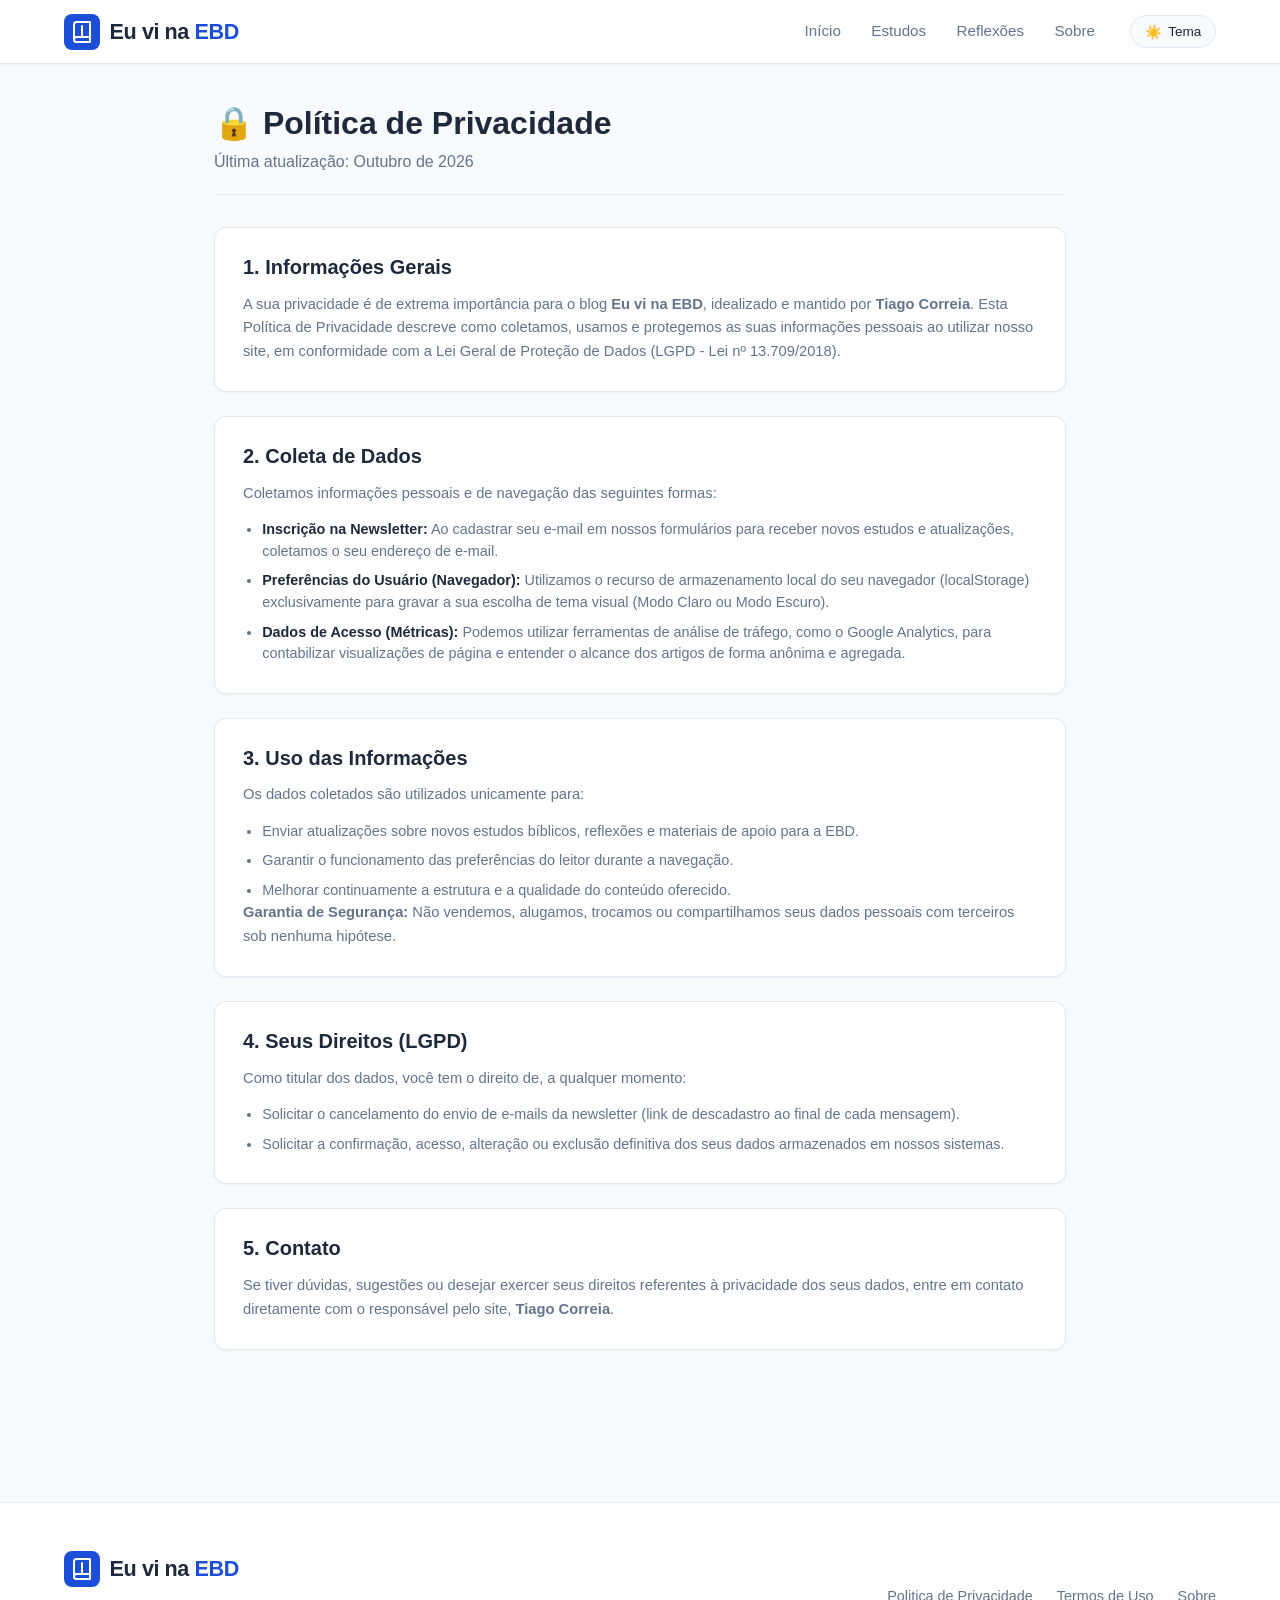
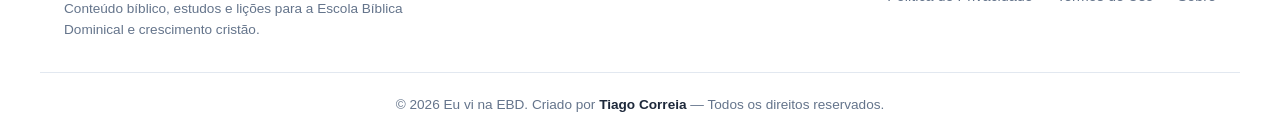
<file: politica-de-privacidade.html>
<!DOCTYPE html>
<html lang="pt-BR" data-theme="light">
<head>
    <meta charset="UTF-8">
    <meta name="viewport" content="width=device-width, initial-scale=1.0">
    <title>Política de Privacidade - Eu vi na EBD</title>
    <!-- Vinculado ao arquivo CSS principal da raiz -->
    <link rel="stylesheet" href="style.css">
</head>
<body>

    <!-- CABEÇALHO E NAVBAR (SEM 'PRIVACIDADE' NO MENU) -->
    <header class="navbar-header">
        <div class="header-container">
            
            <!-- Logo do Blog -->
            <a href="index.html" class="brand-logo" aria-label="Página Inicial - Eu vi na EBD">
                <span class="logo-icon">
                    <svg xmlns="http://www.w3.org/2000/svg" viewBox="0 0 24 24" fill="none" stroke="currentColor" stroke-width="2" stroke-linecap="round" stroke-linejoin="round">
                        <path d="M4 19.5A2.5 2.5 0 0 1 6.5 17H20"></path>
                        <path d="M6.5 2H20v20H6.5A2.5 2.5 0 0 1 4 19.5v-15A2.5 2.5 0 0 1 6.5 2z"></path>
                        <path d="M12 6v10"></path>
                    </svg>
                </span>
                <span class="logo-text">Eu vi na <strong class="highlight">EBD</strong></span>
            </a>

            <!-- Botão Hambúrguer Mobile -->
            <button class="hamburger-btn" id="hamburgerBtn" aria-label="Abrir Menu">
                <span class="bar"></span>
                <span class="bar"></span>
                <span class="bar"></span>
            </button>

            <!-- Menu de Navegação Limpo -->
            <nav class="nav-menu" id="navMenu">
                <ul class="nav-list">
                    <li><a href="index.html" class="nav-link">Início</a></li>
                    <li><a href="estudos.html" class="nav-link">Estudos</a></li>
                    <li><a href="reflexoes.html" class="nav-link">Reflexões</a></li>
                    <li><a href="sobre.html" class="nav-link">Sobre</a></li>
                </ul>

                <!-- Alternador de Tema Claro / Escuro -->
                <button class="theme-toggle-btn" id="themeToggleBtn" aria-label="Alternar Tema">
                    <span class="theme-icon sun-icon">☀️</span>
                    <span class="theme-icon moon-icon">🌙</span>
                    <span class="theme-text">Tema</span>
                </button>
            </nav>

        </div>
    </header>

    <!-- CONTEÚDO PRINCIPAL -->
    <main class="page-wrapper">
        <div class="sobre-container">
            
            <header class="page-header">
                <h1 class="page-title">🔒 Política de Privacidade</h1>
                <p class="page-subtitle">Última atualização: Outubro de 2026</p>
            </header>

            <section class="about-content-section">
                
                <div class="about-text-block">
                    <h2>1. Informações Gerais</h2>
                    <p>
                        A sua privacidade é de extrema importância para o blog <strong>Eu vi na EBD</strong>, idealizado e mantido por <strong>Tiago Correia</strong>. Esta Política de Privacidade descreve como coletamos, usamos e protegemos as suas informações pessoais ao utilizar nosso site, em conformidade com a Lei Geral de Proteção de Dados (LGPD - Lei nº 13.709/2018).
                    </p>
                </div>

                <div class="about-text-block">
                    <h2>2. Coleta de Dados</h2>
                    <p>Coletamos informações pessoais e de navegação das seguintes formas:</p>
                    <ul>
                        <li><strong>Inscrição na Newsletter:</strong> Ao cadastrar seu e-mail em nossos formulários para receber novos estudos e atualizações, coletamos o seu endereço de e-mail.</li>
                        <li><strong>Preferências do Usuário (Navegador):</strong> Utilizamos o recurso de armazenamento local do seu navegador (<code>localStorage</code>) exclusivamente para gravar a sua escolha de tema visual (Modo Claro ou Modo Escuro).</li>
                        <li><strong>Dados de Acesso (Métricas):</strong> Podemos utilizar ferramentas de análise de tráfego, como o Google Analytics, para contabilizar visualizações de página e entender o alcance dos artigos de forma anônima e agregada.</li>
                    </ul>
                </div>

                <div class="about-text-block">
                    <h2>3. Uso das Informações</h2>
                    <p>Os dados coletados são utilizados unicamente para:</p>
                    <ul>
                        <li>Enviar atualizações sobre novos estudos bíblicos, reflexões e materiais de apoio para a EBD.</li>
                        <li>Garantir o funcionamento das preferências do leitor durante a navegação.</li>
                        <li>Melhorar continuamente a estrutura e a qualidade do conteúdo oferecido.</li>
                    </ul>
                    <p><strong>Garantia de Segurança:</strong> Não vendemos, alugamos, trocamos ou compartilhamos seus dados pessoais com terceiros sob nenhuma hipótese.</p>
                </div>

                <div class="about-text-block">
                    <h2>4. Seus Direitos (LGPD)</h2>
                    <p>Como titular dos dados, você tem o direito de, a qualquer momento:</p>
                    <ul>
                        <li>Solicitar o cancelamento do envio de e-mails da newsletter (link de descadastro ao final de cada mensagem).</li>
                        <li>Solicitar a confirmação, acesso, alteração ou exclusão definitiva dos seus dados armazenados em nossos sistemas.</li>
                    </ul>
                </div>

                <div class="about-text-block">
                    <h2>5. Contato</h2>
                    <p>
                        Se tiver dúvidas, sugestões ou desejar exercer seus direitos referentes à privacidade dos seus dados, entre em contato diretamente com o responsável pelo site, <strong>Tiago Correia</strong>.
                    </p>
                </div>

            </section>

        </div>
    </main>

    <!-- RODAPÉ DO BLOG -->
    <footer class="main-footer">
        <div class="footer-container">
            <div class="footer-brand">
                <a href="index.html" class="brand-logo">
                    <span class="logo-icon">
                        <svg xmlns="http://www.w3.org/2000/svg" viewBox="0 0 24 24" fill="none" stroke="currentColor" stroke-width="2" stroke-linecap="round" stroke-linejoin="round">
                            <path d="M4 19.5A2.5 2.5 0 0 1 6.5 17H20"></path>
                            <path d="M6.5 2H20v20H6.5A2.5 2.5 0 0 1 4 19.5v-15A2.5 2.5 0 0 1 6.5 2z"></path>
                            <path d="M12 6v10"></path>
                        </svg>
                    </span>
                    <span class="logo-text">Eu vi na <strong class="highlight">EBD</strong></span>
                </a>
                <p class="footer-description">Conteúdo bíblico, estudos e lições para a Escola Bíblica Dominical e crescimento cristão.</p>
            </div>
            
            <div class="footer-links">
                <a href="politica-de-privacidade.html">Politica de Privacidade</a>
                <a href="termos-de-uso.html">Termos de Uso</a>
                <a href="https://www.tiagodata.com.br/eu-vi-na-ebd/sobre.html">Sobre</a>
            </div>
        </div>

        <div class="footer-bottom">
            <p>&copy; 2026 Eu vi na EBD. Criado por <strong>Tiago Correia</strong> — Todos os direitos reservados.</p>
        </div>
    </footer>

    <!-- SCRIPTS DE INTERAÇÃO -->
    <script>
        // Menu Hambúrguer Mobile
        const hamburgerBtn = document.getElementById('hamburgerBtn');
        const navMenu = document.getElementById('navMenu');
        hamburgerBtn.addEventListener('click', () => {
            hamburgerBtn.classList.toggle('active');
            navMenu.classList.toggle('active');
        });

        // Alternador de Tema
        const themeToggleBtn = document.getElementById('themeToggleBtn');
        const htmlElement = document.documentElement;
        const savedTheme = localStorage.getItem('theme') || 'light';
        htmlElement.setAttribute('data-theme', savedTheme);

        themeToggleBtn.addEventListener('click', () => {
            const currentTheme = htmlElement.getAttribute('data-theme');
            const newTheme = currentTheme === 'light' ? 'dark' : 'light';
            htmlElement.setAttribute('data-theme', newTheme);
            localStorage.setItem('theme', newTheme);
        });
    </script>
</body>
</html>
</file>
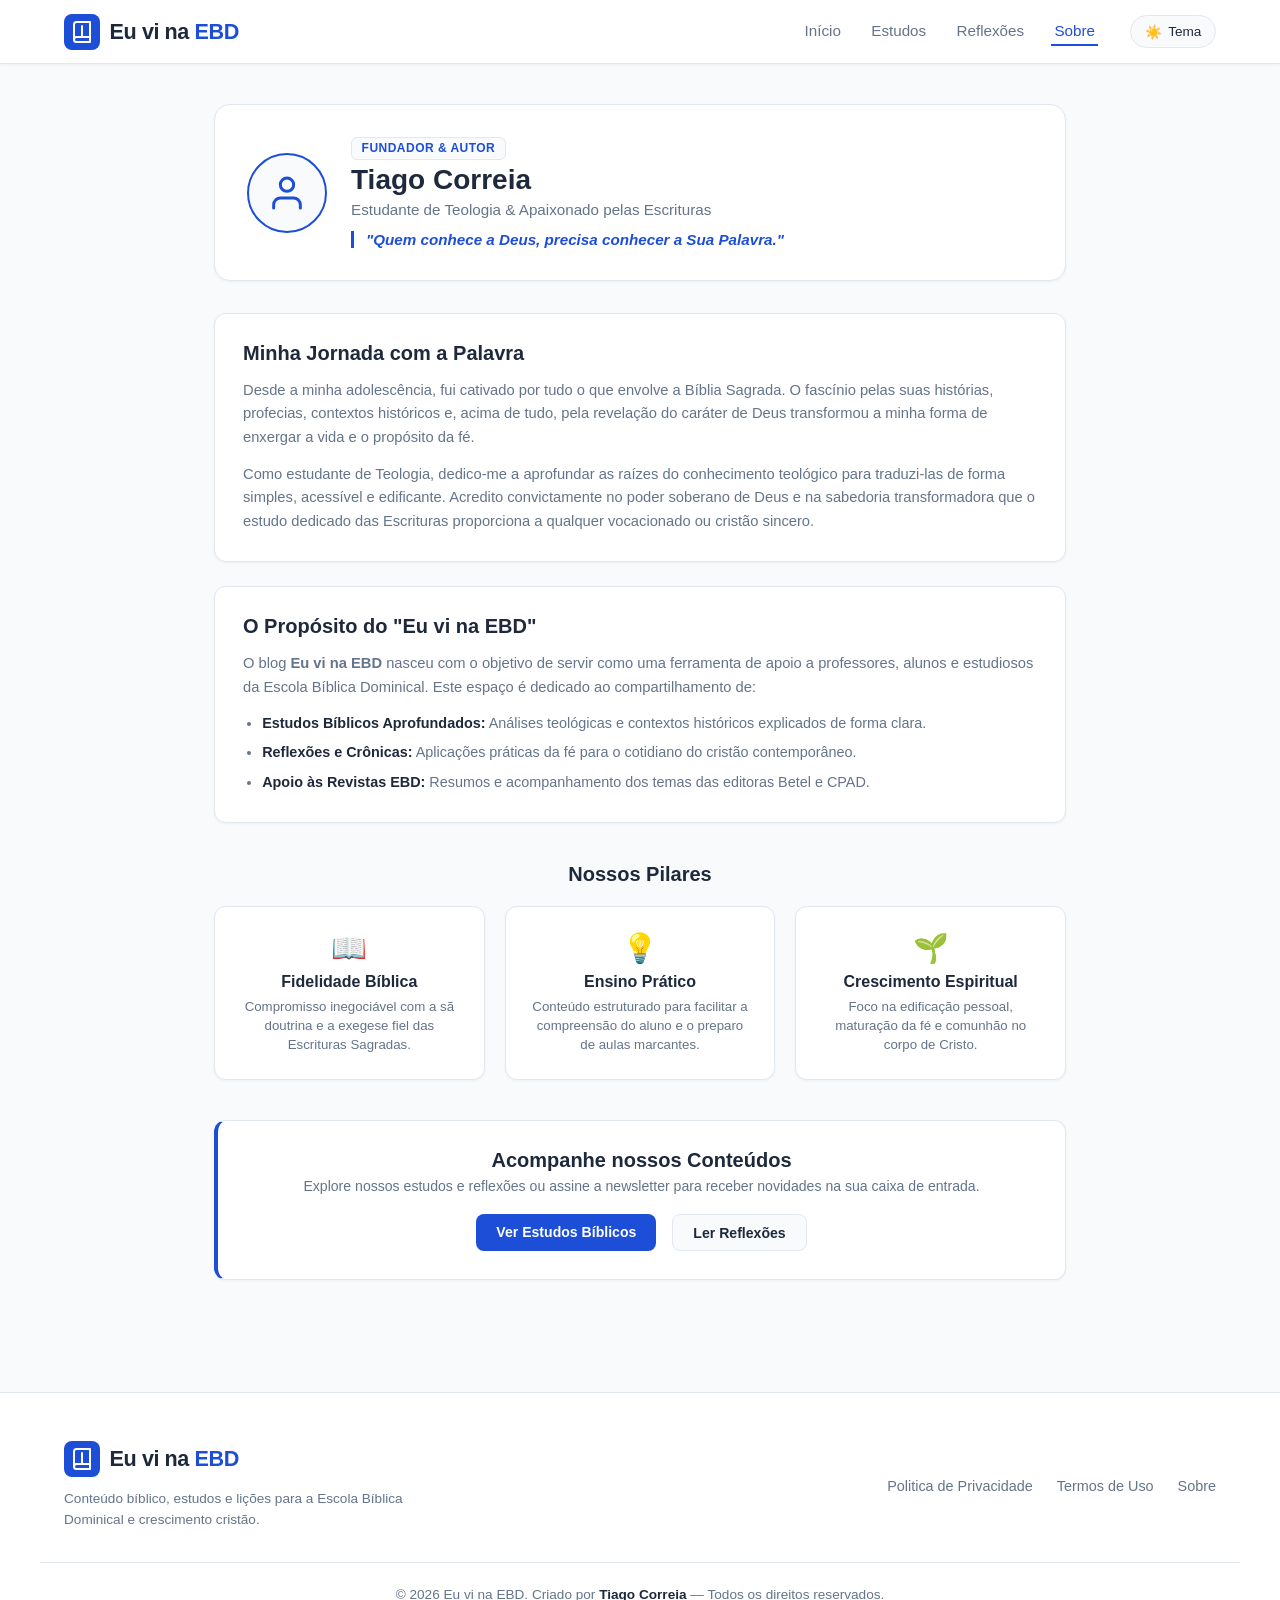
<file: sobre.html>
<!DOCTYPE html>
<html lang="pt-BR" data-theme="light">
<head>
    <meta charset="UTF-8">
    <meta name="viewport" content="width=device-width, initial-scale=1.0">
    <title>Sobre - Eu vi na EBD</title>
    <!-- Vinculando o CSS externo compartilhado -->
    <link rel="stylesheet" href="style.css">
</head>
<body>

    <!-- CABEÇALHO E NAVBAR -->
    <header class="navbar-header">
        <div class="header-container">
            
            <!-- Logo do Blog -->
            <a href="index.html" class="brand-logo" aria-label="Página Inicial - Eu vi na EBD">
                <span class="logo-icon">
                    <svg xmlns="http://www.w3.org/2000/svg" viewBox="0 0 24 24" fill="none" stroke="currentColor" stroke-width="2" stroke-linecap="round" stroke-linejoin="round">
                        <path d="M4 19.5A2.5 2.5 0 0 1 6.5 17H20"></path>
                        <path d="M6.5 2H20v20H6.5A2.5 2.5 0 0 1 4 19.5v-15A2.5 2.5 0 0 1 6.5 2z"></path>
                        <path d="M12 6v10"></path>
                    </svg>
                </span>
                <span class="logo-text">Eu vi na <strong class="highlight">EBD</strong></span>
            </a>

            <!-- Botão Hambúrguer Mobile -->
            <button class="hamburger-btn" id="hamburgerBtn" aria-label="Abrir Menu">
                <span class="bar"></span>
                <span class="bar"></span>
                <span class="bar"></span>
            </button>

            <!-- Links de Navegação -->
            <nav class="nav-menu" id="navMenu">
                <ul class="nav-list">
                    <li><a href="index.html" class="nav-link">Início</a></li>
                    <li><a href="estudos.html" class="nav-link">Estudos</a></li>
                    <li><a href="reflexoes.html" class="nav-link">Reflexões</a></li>
                    <li><a href="sobre.html" class="nav-link active">Sobre</a></li>
                </ul>

                <!-- Alternador de Tema Claro / Escuro -->
                <button class="theme-toggle-btn" id="themeToggleBtn" aria-label="Alternar Tema">
                    <span class="theme-icon sun-icon">☀️</span>
                    <span class="theme-icon moon-icon">🌙</span>
                    <span class="theme-text">Tema</span>
                </button>
            </nav>

        </div>
    </header>

    <!-- CONTEÚDO PRINCIPAL DA PÁGINA SOBRE -->
    <main class="page-wrapper">
        <div class="page-container sobre-container">
            
            <!-- SEÇÃO DE APRESENTAÇÃO E BIO -->
            <section class="about-hero-card">
                <div class="about-hero-avatar">
                    <!-- Ícone com dimensões fixas declaradas para evitar expansão -->
                    <svg xmlns="http://www.w3.org/2000/svg" width="40" height="40" viewBox="0 0 24 24" fill="none" stroke="currentColor" stroke-width="1.8" stroke-linecap="round" stroke-linejoin="round">
                        <path d="M20 21v-2a4 4 0 0 0-4-4H8a4 4 0 0 0-4 4v2"></path>
                        <circle cx="12" cy="7" r="4"></circle>
                    </svg>
                </div>
                <div class="about-hero-text">
                    <span class="about-badge">Fundador & Autor</span>
                    <h1 class="about-name">Tiago Correia</h1>
                    <p class="about-role">Estudante de Teologia & Apaixonado pelas Escrituras</p>
                    <blockquote class="about-quote">
                        "Quem conhece a Deus, precisa conhecer a Sua Palavra."
                    </blockquote>
                </div>
            </section>

            <!-- MINHA JORNADA E VISÃO DO BLOG -->
            <section class="about-content-section">
                <div class="about-text-block">
                    <h2>Minha Jornada com a Palavra</h2>
                    <p>
                        Desde a minha adolescência, fui cativado por tudo o que envolve a Bíblia Sagrada. O fascínio pelas suas histórias, profecias, contextos históricos e, acima de tudo, pela revelação do caráter de Deus transformou a minha forma de enxergar a vida e o propósito da fé.
                    </p>
                    <p>
                        Como estudante de Teologia, dedico-me a aprofundar as raízes do conhecimento teológico para traduzi-las de forma simples, acessível e edificante. Acredito convictamente no poder soberano de Deus e na sabedoria transformadora que o estudo dedicado das Escrituras proporciona a qualquer vocacionado ou cristão sincero.
                    </p>
                </div>

                <div class="about-text-block">
                    <h2>O Propósito do "Eu vi na EBD"</h2>
                    <p>
                        O blog <strong>Eu vi na EBD</strong> nasceu com o objetivo de servir como uma ferramenta de apoio a professores, alunos e estudiosos da Escola Bíblica Dominical. Este espaço é dedicado ao compartilhamento de:
                    </p>
                    <ul>
                        <li><strong>Estudos Bíblicos Aprofundados:</strong> Análises teológicas e contextos históricos explicados de forma clara.</li>
                        <li><strong>Reflexões e Crônicas:</strong> Aplicações práticas da fé para o cotidiano do cristão contemporâneo.</li>
                        <li><strong>Apoio às Revistas EBD:</strong> Resumos e acompanhamento dos temas das editoras Betel e CPAD.</li>
                    </ul>
                </div>
            </section>

            <!-- PILARES E VALORES -->
            <section class="about-pillars-section">
                <h2 class="section-title center-title">Nossos Pilares</h2>
                <div class="pillars-grid">
                    
                    <div class="pillar-card">
                        <span class="pillar-icon">📖</span>
                        <h3>Fidelidade Bíblica</h3>
                        <p>Compromisso inegociável com a sã doutrina e a exegese fiel das Escrituras Sagradas.</p>
                    </div>

                    <div class="pillar-card">
                        <span class="pillar-icon">💡</span>
                        <h3>Ensino Prático</h3>
                        <p>Conteúdo estruturado para facilitar a compreensão do aluno e o preparo de aulas marcantes.</p>
                    </div>

                    <div class="pillar-card">
                        <span class="pillar-icon">🌱</span>
                        <h3>Crescimento Espiritual</h3>
                        <p>Foco na edificação pessoal, maturação da fé e comunhão no corpo de Cristo.</p>
                    </div>

                </div>
            </section>

            <!-- CHAMADA PARA AÇÃO (CTA) -->
            <section class="about-cta-card">
                <h2>Acompanhe nossos Conteúdos</h2>
                <p>Explore nossos estudos e reflexões ou assine a newsletter para receber novidades na sua caixa de entrada.</p>
                <div class="cta-buttons">
                    <a href="estudos.html" class="cta-btn primary">Ver Estudos Bíblicos</a>
                    <a href="reflexoes.html" class="cta-btn secondary">Ler Reflexões</a>
                </div>
            </section>

        </div>
    </main>

    <!-- RODAPÉ DO BLOG -->
    <footer class="main-footer">
        <div class="footer-container">
            <div class="footer-brand">
                <a href="index.html" class="brand-logo">
                    <span class="logo-icon">
                        <svg xmlns="http://www.w3.org/2000/svg" viewBox="0 0 24 24" fill="none" stroke="currentColor" stroke-width="2" stroke-linecap="round" stroke-linejoin="round">
                            <path d="M4 19.5A2.5 2.5 0 0 1 6.5 17H20"></path>
                            <path d="M6.5 2H20v20H6.5A2.5 2.5 0 0 1 4 19.5v-15A2.5 2.5 0 0 1 6.5 2z"></path>
                            <path d="M12 6v10"></path>
                        </svg>
                    </span>
                    <span class="logo-text">Eu vi na <strong class="highlight">EBD</strong></span>
                </a>
                <p class="footer-description">Conteúdo bíblico, estudos e lições para a Escola Bíblica Dominical e crescimento cristão.</p>
            </div>
            
           <div class="footer-links">
                <a href="politica-de-privacidade.html">Politica de Privacidade</a>
                <a href="termos-de-uso.html">Termos de Uso</a>
                <a href="https://www.tiagodata.com.br/eu-vi-na-ebd/sobre.html">Sobre</a>
            </div>
        </div>

        <div class="footer-bottom">
            <p>&copy; 2026 Eu vi na EBD. Criado por <strong>Tiago Correia</strong> — Todos os direitos reservados.</p>
        </div>
    </footer>

    <!-- SCRIPTS DE INTERAÇÃO -->
    <script>
        // Menu Hambúrguer Mobile
        const hamburgerBtn = document.getElementById('hamburgerBtn');
        const navMenu = document.getElementById('navMenu');
        hamburgerBtn.addEventListener('click', () => {
            hamburgerBtn.classList.toggle('active');
            navMenu.classList.toggle('active');
        });

        // Alternador de Tema
        const themeToggleBtn = document.getElementById('themeToggleBtn');
        const htmlElement = document.documentElement;
        const savedTheme = localStorage.getItem('theme') || 'light';
        htmlElement.setAttribute('data-theme', savedTheme);

        themeToggleBtn.addEventListener('click', () => {
            const currentTheme = htmlElement.getAttribute('data-theme');
            const newTheme = currentTheme === 'light' ? 'dark' : 'light';
            htmlElement.setAttribute('data-theme', newTheme);
            localStorage.setItem('theme', newTheme);
        });
    </script>
</body>
</html>
</file>
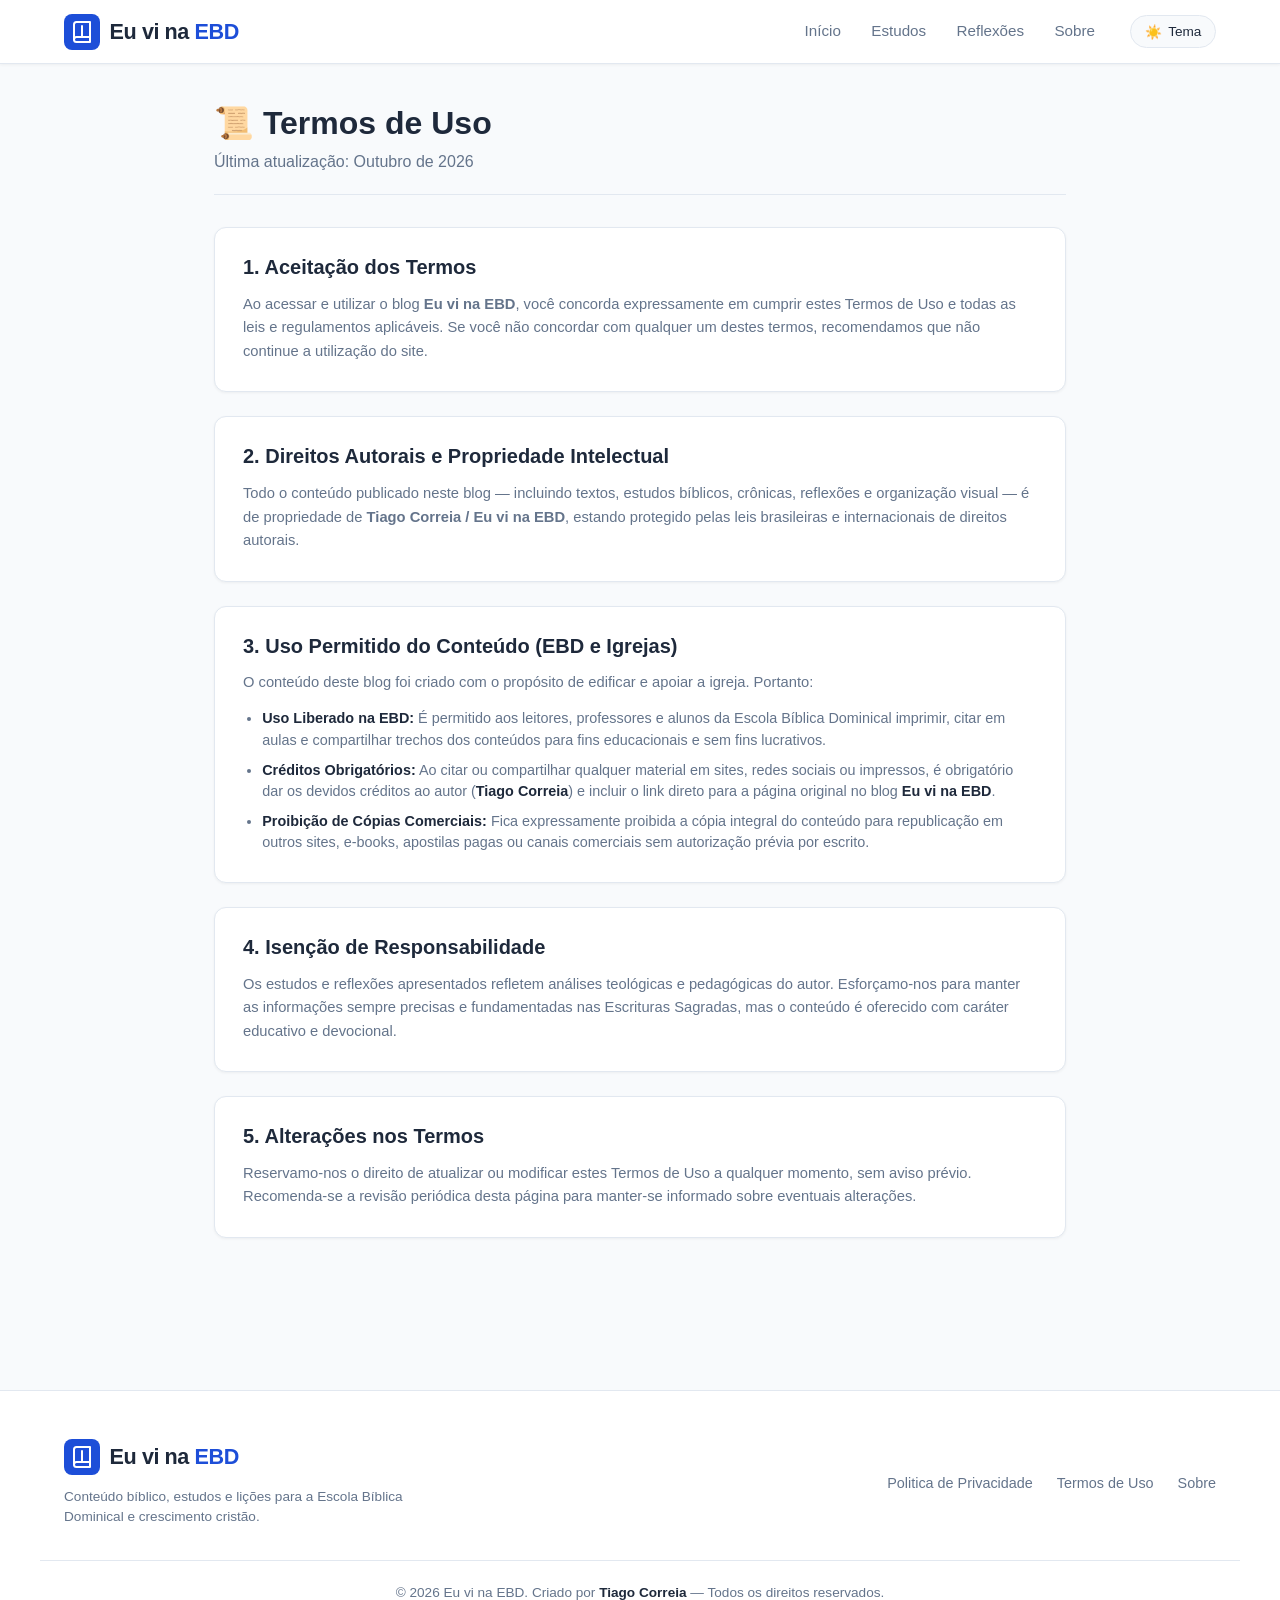
<file: termos-de-uso.html>
<!DOCTYPE html>
<html lang="pt-BR" data-theme="light">
<head>
    <meta charset="UTF-8">
    <meta name="viewport" content="width=device-width, initial-scale=1.0">
    <title>Termos de Uso - Eu vi na EBD</title>
    <!-- Vinculado ao arquivo CSS principal da raiz -->
    <link rel="stylesheet" href="style.css">
</head>
<body>

    <!-- CABEÇALHO E NAVBAR (SEM 'TERMOS DE USO' NO MENU) -->
    <header class="navbar-header">
        <div class="header-container">
            
            <!-- Logo do Blog -->
            <a href="index.html" class="brand-logo" aria-label="Página Inicial - Eu vi na EBD">
                <span class="logo-icon">
                    <svg xmlns="http://www.w3.org/2000/svg" viewBox="0 0 24 24" fill="none" stroke="currentColor" stroke-width="2" stroke-linecap="round" stroke-linejoin="round">
                        <path d="M4 19.5A2.5 2.5 0 0 1 6.5 17H20"></path>
                        <path d="M6.5 2H20v20H6.5A2.5 2.5 0 0 1 4 19.5v-15A2.5 2.5 0 0 1 6.5 2z"></path>
                        <path d="M12 6v10"></path>
                    </svg>
                </span>
                <span class="logo-text">Eu vi na <strong class="highlight">EBD</strong></span>
            </a>

            <!-- Botão Hambúrguer Mobile -->
            <button class="hamburger-btn" id="hamburgerBtn" aria-label="Abrir Menu">
                <span class="bar"></span>
                <span class="bar"></span>
                <span class="bar"></span>
            </button>

            <!-- Menu de Navegação Limpo -->
            <nav class="nav-menu" id="navMenu">
                <ul class="nav-list">
                    <li><a href="index.html" class="nav-link">Início</a></li>
                    <li><a href="estudos.html" class="nav-link">Estudos</a></li>
                    <li><a href="reflexoes.html" class="nav-link">Reflexões</a></li>
                    <li><a href="sobre.html" class="nav-link">Sobre</a></li>
                </ul>

                <!-- Alternador de Tema Claro / Escuro -->
                <button class="theme-toggle-btn" id="themeToggleBtn" aria-label="Alternar Tema">
                    <span class="theme-icon sun-icon">☀️</span>
                    <span class="theme-icon moon-icon">🌙</span>
                    <span class="theme-text">Tema</span>
                </button>
            </nav>

        </div>
    </header>

    <!-- CONTEÚDO PRINCIPAL -->
    <main class="page-wrapper">
        <div class="sobre-container">
            
            <header class="page-header">
                <h1 class="page-title">📜 Termos de Uso</h1>
                <p class="page-subtitle">Última atualização: Outubro de 2026</p>
            </header>

            <section class="about-content-section">
                
                <div class="about-text-block">
                    <h2>1. Aceitação dos Termos</h2>
                    <p>
                        Ao acessar e utilizar o blog <strong>Eu vi na EBD</strong>, você concorda expressamente em cumprir estes Termos de Uso e todas as leis e regulamentos aplicáveis. Se você não concordar com qualquer um destes termos, recomendamos que não continue a utilização do site.
                    </p>
                </div>

                <div class="about-text-block">
                    <h2>2. Direitos Autorais e Propriedade Intelectual</h2>
                    <p>
                        Todo o conteúdo publicado neste blog — incluindo textos, estudos bíblicos, crônicas, reflexões e organização visual — é de propriedade de <strong>Tiago Correia / Eu vi na EBD</strong>, estando protegido pelas leis brasileiras e internacionais de direitos autorais.
                    </p>
                </div>

                <div class="about-text-block">
                    <h2>3. Uso Permitido do Conteúdo (EBD e Igrejas)</h2>
                    <p>O conteúdo deste blog foi criado com o propósito de edificar e apoiar a igreja. Portanto:</p>
                    <ul>
                        <li><strong>Uso Liberado na EBD:</strong> É permitido aos leitores, professores e alunos da Escola Bíblica Dominical imprimir, citar em aulas e compartilhar trechos dos conteúdos para fins educacionais e sem fins lucrativos.</li>
                        <li><strong>Créditos Obrigatórios:</strong> Ao citar ou compartilhar qualquer material em sites, redes sociais ou impressos, é obrigatório dar os devidos créditos ao autor (<strong>Tiago Correia</strong>) e incluir o link direto para a página original no blog <strong>Eu vi na EBD</strong>.</li>
                        <li><strong>Proibição de Cópias Comerciais:</strong> Fica expressamente proibida a cópia integral do conteúdo para republicação em outros sites, e-books, apostilas pagas ou canais comerciais sem autorização prévia por escrito.</li>
                    </ul>
                </div>

                <div class="about-text-block">
                    <h2>4. Isenção de Responsabilidade</h2>
                    <p>
                        Os estudos e reflexões apresentados refletem análises teológicas e pedagógicas do autor. Esforçamo-nos para manter as informações sempre precisas e fundamentadas nas Escrituras Sagradas, mas o conteúdo é oferecido com caráter educativo e devocional.
                    </p>
                </div>

                <div class="about-text-block">
                    <h2>5. Alterações nos Termos</h2>
                    <p>
                        Reservamo-nos o direito de atualizar ou modificar estes Termos de Uso a qualquer momento, sem aviso prévio. Recomenda-se a revisão periódica desta página para manter-se informado sobre eventuais alterações.
                    </p>
                </div>

            </section>

        </div>
    </main>

    <!-- RODAPÉ DO BLOG -->
    <footer class="main-footer">
        <div class="footer-container">
            <div class="footer-brand">
                <a href="index.html" class="brand-logo">
                    <span class="logo-icon">
                        <svg xmlns="http://www.w3.org/2000/svg" viewBox="0 0 24 24" fill="none" stroke="currentColor" stroke-width="2" stroke-linecap="round" stroke-linejoin="round">
                            <path d="M4 19.5A2.5 2.5 0 0 1 6.5 17H20"></path>
                            <path d="M6.5 2H20v20H6.5A2.5 2.5 0 0 1 4 19.5v-15A2.5 2.5 0 0 1 6.5 2z"></path>
                            <path d="M12 6v10"></path>
                        </svg>
                    </span>
                    <span class="logo-text">Eu vi na <strong class="highlight">EBD</strong></span>
                </a>
                <p class="footer-description">Conteúdo bíblico, estudos e lições para a Escola Bíblica Dominical e crescimento cristão.</p>
            </div>
            
            <div class="footer-links">
                <a href="politica-de-privacidade.html">Politica de Privacidade</a>
                <a href="termos-de-uso.html">Termos de Uso</a>
                <a href="https://www.tiagodata.com.br/eu-vi-na-ebd/sobre.html">Sobre</a>
            </div>
        </div>

        <div class="footer-bottom">
            <p>&copy; 2026 Eu vi na EBD. Criado por <strong>Tiago Correia</strong> — Todos os direitos reservados.</p>
        </div>
    </footer>

    <!-- SCRIPTS DE INTERAÇÃO -->
    <script>
        // Menu Hambúrguer Mobile
        const hamburgerBtn = document.getElementById('hamburgerBtn');
        const navMenu = document.getElementById('navMenu');
        hamburgerBtn.addEventListener('click', () => {
            hamburgerBtn.classList.toggle('active');
            navMenu.classList.toggle('active');
        });

        // Alternador de Tema
        const themeToggleBtn = document.getElementById('themeToggleBtn');
        const htmlElement = document.documentElement;
        const savedTheme = localStorage.getItem('theme') || 'light';
        htmlElement.setAttribute('data-theme', savedTheme);

        themeToggleBtn.addEventListener('click', () => {
            const currentTheme = htmlElement.getAttribute('data-theme');
            const newTheme = currentTheme === 'light' ? 'dark' : 'light';
            htmlElement.setAttribute('data-theme', newTheme);
            localStorage.setItem('theme', newTheme);
        });
    </script>
</body>
</html>
</file>
<file: style.css>
/* ===================================================
   VARIÁVEIS DE TEMA (CLARO / ESCURO)
   =================================================== */
:root[data-theme="light"] {
    --bg-color: #f8fafc;
    --header-bg: #ffffff;
    --text-color: #1e293b;
    --text-muted: #64748b;
    --primary-color: #1d4ed8;
    --primary-hover: #1e40af;
    --border-color: #e2e8f0;
    --shadow-sm: 0 1px 3px rgba(0, 0, 0, 0.05);
    --shadow-md: 0 4px 12px rgba(0, 0, 0, 0.08);
}

:root[data-theme="dark"] {
    --bg-color: #0f172a;
    --header-bg: #1e293b;
    --text-color: #f1f5f9;
    --text-muted: #94a3b8;
    --primary-color: #60a5fa;
    --primary-hover: #93c5fd;
    --border-color: #334155;
    --shadow-sm: 0 1px 3px rgba(0, 0, 0, 0.3);
    --shadow-md: 0 4px 12px rgba(0, 0, 0, 0.4);
}

/* RESET E BASE */
* {
    margin: 0;
    padding: 0;
    box-sizing: border-box;
    font-family: -apple-system, BlinkMacSystemFont, "Segoe UI", Roboto, Oxygen, Ubuntu, Cantarell, sans-serif;
}

body {
    background-color: var(--bg-color);
    color: var(--text-color);
    transition: background-color 0.3s ease, color 0.3s ease;
}

/* ===================================================
   CABEÇALHO E NAVBAR
   =================================================== */
.navbar-header {
    background-color: var(--header-bg);
    border-bottom: 1px solid var(--border-color);
    box-shadow: var(--shadow-sm);
    position: sticky;
    top: 0;
    z-index: 1000;
    transition: background-color 0.3s ease, border-color 0.3s ease;
}

.header-container {
    max-width: 1200px;
    margin: 0 auto;
    padding: 0.85rem 1.5rem;
    display: flex;
    align-items: center;
    justify-content: space-between;
}

.brand-logo {
    display: flex;
    align-items: center;
    gap: 0.6rem;
    text-decoration: none;
    color: var(--text-color);
    transition: transform 0.2s ease;
}

.brand-logo:hover { transform: translateY(-1px); }

.logo-icon {
    display: flex;
    align-items: center;
    justify-content: center;
    width: 36px;
    height: 36px;
    background-color: var(--primary-color);
    color: #ffffff;
    border-radius: 8px;
    padding: 6px;
}

.logo-icon svg { width: 100%; height: 100%; }

.logo-text { font-size: 1.35rem; font-weight: 600; letter-spacing: -0.02em; }
.logo-text .highlight { color: var(--primary-color); font-weight: 800; }

.nav-menu { display: flex; align-items: center; gap: 2rem; }
.nav-list { display: flex; list-style: none; gap: 1.5rem; }

.nav-link {
    text-decoration: none;
    color: var(--text-muted);
    font-weight: 500;
    font-size: 0.95rem;
    padding: 0.4rem 0.2rem;
    position: relative;
    transition: color 0.2s ease;
}

.nav-link:hover, .nav-link.active { color: var(--primary-color); }

.nav-link::after {
    content: '';
    position: absolute;
    bottom: 0;
    left: 0;
    width: 0%;
    height: 2px;
    background-color: var(--primary-color);
    transition: width 0.2s ease;
}

.nav-link:hover::after, .nav-link.active::after { width: 100%; }

.theme-toggle-btn {
    display: flex;
    align-items: center;
    gap: 0.4rem;
    background-color: var(--bg-color);
    border: 1px solid var(--border-color);
    color: var(--text-color);
    padding: 0.45rem 0.85rem;
    border-radius: 20px;
    cursor: pointer;
    font-size: 0.85rem;
    font-weight: 500;
    transition: all 0.2s ease;
}

.theme-toggle-btn:hover { border-color: var(--primary-color); color: var(--primary-color); }
:root[data-theme="light"] .moon-icon { display: none; }
:root[data-theme="dark"] .sun-icon { display: none; }

.hamburger-btn {
    display: none;
    flex-direction: column;
    justify-content: space-between;
    width: 26px;
    height: 19px;
    background: transparent;
    border: none;
    cursor: pointer;
}

.hamburger-btn .bar {
    width: 100%;
    height: 3px;
    background-color: var(--text-color);
    border-radius: 2px;
    transition: all 0.3s ease;
}

/* ===================================================
   LAYOUT PRINCIPAL (2 COLUNAS)
   =================================================== */
.main-wrapper { padding: 2rem 0; }

.content-container {
    max-width: 1200px;
    margin: 0 auto;
    padding: 0 1.5rem;
    display: grid;
    grid-template-columns: 1fr 340px;
    gap: 2.5rem;
}

.section-title {
    font-size: 1.25rem;
    font-weight: 700;
    margin-bottom: 1rem;
    color: var(--text-color);
}

.section-header {
    display: flex;
    justify-content: space-between;
    align-items: center;
    margin-bottom: 1rem;
}

.see-all {
    color: var(--primary-color);
    text-decoration: none;
    font-size: 0.88rem;
    font-weight: 600;
}

.see-all:hover { text-decoration: underline; }

/* TAGS */
.tag {
    display: inline-block;
    padding: 0.22rem 0.55rem;
    border-radius: 6px;
    font-size: 0.72rem;
    font-weight: 700;
    text-transform: uppercase;
    letter-spacing: 0.03em;
}

.tag-featured { background-color: #0284c7; color: #fff; }
.tag-estudos { background-color: var(--primary-color); color: #fff; }
.tag-reflexoes { background-color: #059669; color: #fff; }
.tag-revista { background-color: #d97706; color: #fff; }

/* ===================================================
   1. MOSAICO DE DESTAQUES
   =================================================== */
.mosaic-section { margin-bottom: 2.5rem; }

.mosaic-grid {
    display: grid;
    grid-template-columns: 1.6fr 1fr;
    grid-template-rows: repeat(2, 180px);
    gap: 1rem;
}

.mosaic-card {
    position: relative;
    border-radius: 12px;
    overflow: hidden;
    box-shadow: var(--shadow-sm);
}

.mosaic-card img {
    width: 100%;
    height: 100%;
    object-fit: cover;
    transition: transform 0.4s ease;
}

.mosaic-card:hover img { transform: scale(1.04); }
.large-card { grid-row: span 2; }

.mosaic-overlay {
    position: absolute;
    inset: 0;
    background: linear-gradient(180deg, rgba(0, 0, 0, 0.1) 20%, rgba(0, 0, 0, 0.85) 100%);
    color: #ffffff;
    padding: 1.25rem;
    display: flex;
    flex-direction: column;
    justify-content: flex-end;
}

.large-card h3 { font-size: 1.25rem; line-height: 1.35; margin: 0.4rem 0; }
.small-card h3 { font-size: 0.95rem; line-height: 1.3; margin: 0.3rem 0; }
.large-card p { font-size: 0.83rem; opacity: 0.9; margin-bottom: 0.5rem; }
.card-meta { font-size: 0.75rem; opacity: 0.8; }

/* ===================================================
   2 e 3. FEEDS DE CARDS (ESTUDOS E REFLEXÕES)
   =================================================== */
.feed-section { margin-bottom: 2.5rem; }

.feed-grid {
    display: grid;
    grid-template-columns: repeat(2, 1fr);
    gap: 1.25rem;
}

.feed-card {
    background-color: var(--header-bg);
    border: 1px solid var(--border-color);
    border-radius: 12px;
    overflow: hidden;
    box-shadow: var(--shadow-sm);
    display: flex;
    flex-direction: column;
    transition: transform 0.2s ease, box-shadow 0.2s ease;
}

.feed-card:hover { transform: translateY(-3px); box-shadow: var(--shadow-md); }
.feed-card .card-image { position: relative; height: 150px; }
.feed-card .card-image img { width: 100%; height: 100%; object-fit: cover; }
.feed-card .card-image .tag { position: absolute; top: 10px; left: 10px; }

.feed-card .card-body {
    padding: 1rem;
    display: flex;
    flex-direction: column;
    flex-grow: 1;
}

.feed-card h3 { font-size: 1rem; margin-bottom: 0.4rem; color: var(--text-color); line-height: 1.35; }
.feed-card p { font-size: 0.83rem; color: var(--text-muted); line-height: 1.45; margin-bottom: 0.85rem; flex-grow: 1; }

.feed-card .card-footer {
    display: flex;
    justify-content: space-between;
    font-size: 0.75rem;
    color: var(--text-muted);
    border-top: 1px solid var(--border-color);
    padding-top: 0.65rem;
}

/* ===================================================
   COLUNA DIREITA (SIDEBAR)
   =================================================== */
.sidebar {
    display: flex;
    flex-direction: column;
    gap: 1.5rem;
}

.widget {
    background-color: var(--header-bg);
    border: 1px solid var(--border-color);
    border-radius: 12px;
    padding: 1.25rem;
    box-shadow: var(--shadow-sm);
}

.widget-header {
    display: flex;
    align-items: center;
    justify-content: space-between;
    margin-bottom: 0.85rem;
    padding-bottom: 0.5rem;
    border-bottom: 1px solid var(--border-color);
}

.widget-header h3 { font-size: 1.05rem; color: var(--text-color); }

/* WIDGET PESQUISA (NO TOPO) */
.search-widget { padding: 0.85rem 1rem; }
.search-form { display: flex; gap: 0.5rem; }

.search-input {
    flex-grow: 1;
    padding: 0.55rem 0.8rem;
    border: 1px solid var(--border-color);
    border-radius: 8px;
    background-color: var(--bg-color);
    color: var(--text-color);
    font-size: 0.85rem;
    outline: none;
}

.search-input:focus { border-color: var(--primary-color); }

.search-btn {
    background-color: var(--primary-color);
    color: #ffffff;
    border: none;
    border-radius: 8px;
    padding: 0 0.8rem;
    cursor: pointer;
    transition: background-color 0.2s ease;
}

.search-btn:hover { background-color: var(--primary-hover); }

/* WIDGET VERSÍCULO */
.verse-widget { border-left: 4px solid var(--primary-color); }
.verse-quote { font-style: italic; font-size: 0.92rem; color: var(--text-color); line-height: 1.45; margin-bottom: 0.4rem; }
.verse-ref { display: block; font-size: 0.82rem; font-weight: 600; color: var(--primary-color); text-align: right; margin-bottom: 0.85rem; }
.verse-btn { width: 100%; background-color: var(--bg-color); border: 1px solid var(--border-color); color: var(--text-color); padding: 0.45rem; border-radius: 6px; cursor: pointer; font-size: 0.8rem; font-weight: 500; }
.verse-btn:hover { border-color: var(--primary-color); color: var(--primary-color); }

/* WIDGET PREVISÃO DO TEMPO (GPS) */
.weather-location { font-size: 0.72rem; color: var(--text-muted); font-weight: 500; }
.weather-forecast-container { display: flex; justify-content: space-between; gap: 0.4rem; }

.weather-day-card {
    display: flex;
    flex-direction: column;
    align-items: center;
    background-color: var(--bg-color);
    border: 1px solid var(--border-color);
    padding: 0.5rem 0.3rem;
    border-radius: 8px;
    flex: 1;
}

.w-day { font-size: 0.72rem; font-weight: 700; color: var(--text-muted); }
.w-icon { font-size: 1.1rem; margin: 0.2rem 0; }
.w-temp { font-size: 0.75rem; font-weight: 700; color: var(--text-color); }
.w-temp small { font-size: 0.65rem; color: var(--text-muted); font-weight: normal; }

/* WIDGET PALAVRA BÍBLICA */
.bible-word-widget { border-left: 4px solid #059669; }
.word-day-badge { font-size: 0.7rem; background-color: #d1fae5; color: #065f46; font-weight: 700; padding: 0.15rem 0.4rem; border-radius: 4px; }
.word-content h4 { font-size: 0.95rem; color: var(--text-color); margin-bottom: 0.2rem; }
.word-verse { font-size: 0.78rem; font-weight: 600; color: var(--primary-color); margin-bottom: 0.4rem; }
.word-content p { font-size: 0.82rem; color: var(--text-muted); line-height: 1.45; }

/* WIDGET MAIS ACESSADOS (LISTA SIMPLES 1 A 5) */
.simple-rank-list { list-style: none; display: flex; flex-direction: column; gap: 0.6rem; }

.simple-rank-item {
    display: flex;
    align-items: center;
    gap: 0.75rem;
    padding: 0.4rem 0.2rem;
    border-bottom: 1px solid var(--border-color);
}

.simple-rank-item:last-child { border-bottom: none; }

.rank-number {
    font-size: 0.9rem;
    font-weight: 800;
    color: var(--primary-color);
    background-color: var(--bg-color);
    border: 1px solid var(--border-color);
    width: 26px;
    height: 26px;
    border-radius: 50%;
    display: flex;
    align-items: center;
    justify-content: center;
    flex-shrink: 0;
}

.rank-link { text-decoration: none; display: flex; flex-direction: column; gap: 0.1rem; flex-grow: 1; overflow: hidden; }

.rank-title {
    font-size: 0.83rem;
    font-weight: 600;
    color: var(--text-color);
    white-space: nowrap;
    overflow: hidden;
    text-overflow: ellipsis;
    transition: color 0.2s ease;
}

.rank-link:hover .rank-title { color: var(--primary-color); }
.rank-views-badge { font-size: 0.68rem; color: var(--text-muted); }

/* WIDGET NEWSLETTER */
.newsletter-desc { font-size: 0.82rem; color: var(--text-muted); line-height: 1.4; margin-bottom: 0.85rem; }
.newsletter-form { display: flex; flex-direction: column; gap: 0.5rem; }
.newsletter-input { width: 100%; padding: 0.6rem 0.75rem; border: 1px solid var(--border-color); border-radius: 6px; background-color: var(--bg-color); color: var(--text-color); font-size: 0.85rem; outline: none; }
.newsletter-input:focus { border-color: var(--primary-color); }
.newsletter-btn { width: 100%; padding: 0.6rem; background-color: var(--primary-color); color: #ffffff; border: none; border-radius: 6px; font-size: 0.85rem; font-weight: 600; cursor: pointer; transition: background-color 0.2s ease; }
.newsletter-btn:hover { background-color: var(--primary-hover); }

/* WIDGET REVISTAS */
.badge-trimestre { background-color: var(--bg-color); border: 1px solid var(--border-color); font-size: 0.7rem; padding: 0.2rem 0.45rem; border-radius: 4px; color: var(--text-muted); }
.magazine-info { font-size: 0.82rem; margin-bottom: 0.85rem; }
.theme-title { color: var(--primary-color); font-weight: 600; margin-top: 0.2rem; }
.lessons-accordion summary { cursor: pointer; font-size: 0.85rem; font-weight: 600; color: var(--text-muted); padding: 0.35rem 0; user-select: none; }
.lessons-accordion summary:hover { color: var(--primary-color); }
.lessons-list { margin-top: 0.65rem; padding-left: 1.2rem; display: flex; flex-direction: column; gap: 0.4rem; }
.lessons-list li a { text-decoration: none; color: var(--text-color); font-size: 0.82rem; transition: color 0.2s ease; }
.lessons-list li a:hover { color: var(--primary-color); text-decoration: underline; }

/* ===================================================
   RODAPÉ (FOOTER)
   =================================================== */
.main-footer {
    background-color: var(--header-bg);
    border-top: 1px solid var(--border-color);
    padding: 3rem 0 1.5rem 0;
    margin-top: 3rem;
    transition: background-color 0.3s ease, border-color 0.3s ease;
}

.footer-container {
    max-width: 1200px;
    margin: 0 auto;
    padding: 0 1.5rem;
    display: flex;
    justify-content: space-between;
    align-items: center;
    flex-wrap: wrap;
    gap: 1.5rem;
    margin-bottom: 2rem;
}

.footer-brand { max-width: 400px; }
.footer-description { font-size: 0.85rem; color: var(--text-muted); margin-top: 0.75rem; line-height: 1.5; }

.footer-links { display: flex; gap: 1.5rem; flex-wrap: wrap; }
.footer-links a { text-decoration: none; color: var(--text-muted); font-size: 0.9rem; font-weight: 500; transition: color 0.2s ease; }
.footer-links a:hover { color: var(--primary-color); }

.footer-bottom {
    max-width: 1200px;
    margin: 0 auto;
    padding: 1.5rem 1.5rem 0 1.5rem;
    border-top: 1px solid var(--border-color);
    text-align: center;
    font-size: 0.85rem;
    color: var(--text-muted);
}

.footer-bottom strong { color: var(--text-color); }

/* ===================================================
   RESPONSIVIDADE (MOBILE E TABLETS)
   =================================================== */
@media (max-width: 992px) {
    .content-container { grid-template-columns: 1fr; gap: 2rem; }
}

@media (max-width: 768px) {
    .hamburger-btn { display: flex; }
    .hamburger-btn.active .bar:nth-child(1) { transform: translateY(8px) rotate(45deg); }
    .hamburger-btn.active .bar:nth-child(2) { opacity: 0; }
    .hamburger-btn.active .bar:nth-child(3) { transform: translateY(-8px) rotate(-45deg); }

    .nav-menu {
        position: absolute;
        top: 100%;
        left: 0;
        width: 100%;
        background-color: var(--header-bg);
        border-bottom: 1px solid var(--border-color);
        box-shadow: var(--shadow-md);
        flex-direction: column;
        align-items: stretch;
        padding: 1.5rem;
        gap: 1.2rem;
        display: none;
    }

    .nav-menu.active { display: flex; }
    .nav-list { flex-direction: column; gap: 1rem; width: 100%; }
    .nav-link { display: block; font-size: 1.05rem; padding: 0.4rem 0; }
    .theme-toggle-btn { justify-content: center; width: 100%; padding: 0.6rem; }
}

@media (max-width: 640px) {
    .mosaic-grid { grid-template-columns: 1fr; grid-template-rows: auto; }
    .large-card { grid-row: span 1; height: 220px; }
    .small-card { height: 150px; }
    .feed-grid { grid-template-columns: 1fr; }
    
    .footer-container { flex-direction: column; text-align: center; }
    .footer-brand { display: flex; flex-direction: column; align-items: center; }
    .footer-links { justify-content: center; }
}

/* ===================================================
   PÁGINA DE ESTUDOS (GRADE DE 3 COLUNAS - BLINDADA)
   =================================================== */
.page-wrapper {
    padding: 2.5rem 0 4rem 0;
    width: 100%;
}

.page-container {
    max-width: 1200px;
    margin: 0 auto;
    padding: 0 1.5rem;
}

.page-header {
    margin-bottom: 2rem;
    padding-bottom: 1.25rem;
    border-bottom: 1px solid var(--border-color);
}

.page-title {
    font-size: 2rem;
    font-weight: 800;
    color: var(--text-color);
    margin-bottom: 0.5rem;
}

.page-subtitle {
    font-size: 1rem;
    color: var(--text-muted);
    line-height: 1.5;
}

/* ESTRUTURA DA GRADE EM 3 COLUNAS */
.posts-grid-12 {
    display: grid !important;
    grid-template-columns: repeat(3, 1fr) !important;
    gap: 1.5rem !important;
    margin-bottom: 3rem !important;
    width: 100% !important;
}

/* ESTILO E LIMITAÇÃO DOS CARDS */
.study-grid-card {
    background-color: var(--header-bg);
    border: 1px solid var(--border-color);
    border-radius: 12px;
    overflow: hidden !important;
    box-shadow: var(--shadow-sm);
    display: flex;
    flex-direction: column;
    transition: transform 0.2s ease, box-shadow 0.2s ease;
    width: 100% !important;
}

.study-grid-card:hover {
    transform: translateY(-4px);
    box-shadow: var(--shadow-md);
}

.study-card-image {
    position: relative;
    width: 100% !important;
    height: 170px !important;
    overflow: hidden !important;
}

/* CORREÇÃO DO ERRO DA FOTO GIGANTE: LIMITA A IMAGEM AO CARD */
.study-card-image img {
    width: 100% !important;
    height: 100% !important;
    max-height: 170px !important;
    object-fit: cover !important;
    display: block !important;
}

.study-card-image .tag {
    position: absolute;
    top: 10px;
    left: 10px;
    z-index: 2;
}

.study-card-body {
    padding: 1.15rem;
    display: flex;
    flex-direction: column;
    flex-grow: 1;
}

.study-card-meta {
    font-size: 0.75rem;
    color: var(--text-muted);
    margin-bottom: 0.4rem;
}

.study-card-title {
    font-size: 1.05rem;
    font-weight: 700;
    line-height: 1.35;
    margin-bottom: 0.5rem;
}

.study-card-title a {
    color: var(--text-color);
    text-decoration: none;
    transition: color 0.2s ease;
}

.study-card-title a:hover {
    color: var(--primary-color);
}

.study-card-excerpt {
    font-size: 0.83rem;
    color: var(--text-muted);
    line-height: 1.45;
    margin-bottom: 1rem;
    flex-grow: 1;
}

.study-card-footer {
    display: flex;
    align-items: center;
    justify-content: space-between;
    padding-top: 0.75rem;
    border-top: 1px solid var(--border-color);
    font-size: 0.78rem;
    color: var(--text-muted);
}

.read-more-btn {
    color: var(--primary-color);
    text-decoration: none;
    font-weight: 700;
}

/* PAGINAÇÃO NUMÉRICA */
.pagination-container {
    display: flex;
    align-items: center;
    justify-content: center;
    gap: 0.75rem;
    padding-top: 1rem;
}

.pagination-numbers {
    display: flex;
    align-items: center;
    gap: 0.4rem;
}

.page-number, .pagination-btn {
    display: flex;
    align-items: center;
    justify-content: center;
    padding: 0.5rem 0.85rem;
    border-radius: 8px;
    border: 1px solid var(--border-color);
    background-color: var(--header-bg);
    color: var(--text-color);
    text-decoration: none;
    font-size: 0.88rem;
    font-weight: 600;
    transition: all 0.2s ease;
}

.page-number.active {
    background-color: var(--primary-color);
    color: #ffffff;
    border-color: var(--primary-color);
}

.page-number:hover:not(.active), .pagination-btn:hover:not(.disabled) {
    border-color: var(--primary-color);
    color: var(--primary-color);
}

.pagination-btn.disabled {
    opacity: 0.5;
    cursor: not-allowed;
    pointer-events: none;
}

.pagination-dots {
    color: var(--text-muted);
    font-weight: bold;
    padding: 0 0.2rem;
}

/* RESPONSIVIDADE PARA TABLETS E CELULARES */
@media (max-width: 992px) {
    .posts-grid-12 {
        grid-template-columns: repeat(2, 1fr) !important; /* 2 cards por linha no Tablet */
    }
}

@media (max-width: 640px) {
    .posts-grid-12 {
        grid-template-columns: 1fr !important; /* 1 card por linha no Celular */
    }
}


/* ===================================================
   PÁGINA SOBRE (DESIGN E CORREÇÃO DE TAMANHO DO ÍCONE)
   =================================================== */
.sobre-container {
    max-width: 900px;
    margin: 0 auto;
    padding: 0 1.5rem;
}

/* CARD PRINCIPAL DE PERFIL */
.about-hero-card {
    background-color: var(--header-bg);
    border: 1px solid var(--border-color);
    border-radius: 16px;
    padding: 2rem;
    display: flex;
    align-items: center;
    gap: 1.5rem;
    box-shadow: var(--shadow-sm);
    margin-bottom: 2rem;
}

/* BLINDAGEM DO ÍCONE AVATAR */
.about-hero-avatar {
    width: 80px !important;
    height: 80px !important;
    min-width: 80px !important;
    min-height: 80px !important;
    max-width: 80px !important;
    max-height: 80px !important;
    border-radius: 50%;
    background-color: var(--bg-color);
    border: 2px solid var(--primary-color);
    color: var(--primary-color);
    display: flex !important;
    align-items: center !important;
    justify-content: center !important;
    flex-shrink: 0 !important;
    overflow: hidden !important;
}

.about-hero-avatar svg {
    width: 40px !important;
    height: 40px !important;
    max-width: 40px !important;
    max-height: 40px !important;
    display: block !important;
}

.about-hero-text {
    display: flex;
    flex-direction: column;
    gap: 0.3rem;
}

.about-badge {
    align-self: flex-start;
    background-color: var(--bg-color);
    border: 1px solid var(--border-color);
    color: var(--primary-color);
    font-size: 0.75rem;
    font-weight: 700;
    padding: 0.2rem 0.6rem;
    border-radius: 6px;
    text-transform: uppercase;
    letter-spacing: 0.04em;
}

.about-name {
    font-size: 1.75rem;
    font-weight: 800;
    color: var(--text-color);
}

.about-role {
    font-size: 0.95rem;
    color: var(--text-muted);
    font-weight: 500;
}

.about-quote {
    font-style: italic;
    font-size: 0.95rem;
    color: var(--primary-color);
    font-weight: 600;
    margin-top: 0.5rem;
    border-left: 3px solid var(--primary-color);
    padding-left: 0.75rem;
}

/* BLOCOS DE TEXTO */
.about-content-section {
    display: flex;
    flex-direction: column;
    gap: 1.5rem;
    margin-bottom: 2.5rem;
}

.about-text-block {
    background-color: var(--header-bg);
    border: 1px solid var(--border-color);
    border-radius: 12px;
    padding: 1.75rem;
    box-shadow: var(--shadow-sm);
}

.about-text-block h2 {
    font-size: 1.25rem;
    font-weight: 700;
    color: var(--text-color);
    margin-bottom: 0.85rem;
}

.about-text-block p {
    font-size: 0.92rem;
    color: var(--text-muted);
    line-height: 1.6;
    margin-bottom: 0.85rem;
}

.about-text-block p:last-child {
    margin-bottom: 0;
}

.about-text-block ul {
    margin-top: 0.5rem;
    padding-left: 1.2rem;
    display: flex;
    flex-direction: column;
    gap: 0.5rem;
}

.about-text-block li {
    font-size: 0.9rem;
    color: var(--text-muted);
    line-height: 1.5;
}

.about-text-block li strong {
    color: var(--text-color);
}

/* PILARES */
.about-pillars-section {
    margin-bottom: 2.5rem;
}

.center-title {
    text-align: center;
    margin-bottom: 1.25rem;
}

.pillars-grid {
    display: grid;
    grid-template-columns: repeat(3, 1fr);
    gap: 1.25rem;
}

.pillar-card {
    background-color: var(--header-bg);
    border: 1px solid var(--border-color);
    border-radius: 12px;
    padding: 1.5rem;
    text-align: center;
    box-shadow: var(--shadow-sm);
}

.pillar-icon {
    font-size: 1.8rem;
    display: block;
    margin-bottom: 0.5rem;
}

.pillar-card h3 {
    font-size: 1rem;
    font-weight: 700;
    color: var(--text-color);
    margin-bottom: 0.4rem;
}

.pillar-card p {
    font-size: 0.83rem;
    color: var(--text-muted);
    line-height: 1.45;
}

/* CHAMADA PARA AÇÃO (CTA) */
.about-cta-card {
    background-color: var(--header-bg);
    border: 1px solid var(--border-color);
    border-left: 4px solid var(--primary-color);
    border-radius: 12px;
    padding: 1.75rem;
    text-align: center;
    box-shadow: var(--shadow-sm);
}

.about-cta-card h2 {
    font-size: 1.25rem;
    color: var(--text-color);
    margin-bottom: 0.4rem;
}

.about-cta-card p {
    font-size: 0.88rem;
    color: var(--text-muted);
    margin-bottom: 1.25rem;
}

.cta-buttons {
    display: flex;
    justify-content: center;
    gap: 1rem;
    flex-wrap: wrap;
}

.cta-btn {
    text-decoration: none;
    font-size: 0.88rem;
    font-weight: 600;
    padding: 0.6rem 1.25rem;
    border-radius: 8px;
    transition: all 0.2s ease;
}

.cta-btn.primary {
    background-color: var(--primary-color);
    color: #ffffff;
}

.cta-btn.primary:hover {
    background-color: var(--primary-hover);
}

.cta-btn.secondary {
    background-color: var(--bg-color);
    border: 1px solid var(--border-color);
    color: var(--text-color);
}

.cta-btn.secondary:hover {
    border-color: var(--primary-color);
    color: var(--primary-color);
}

/* RESPONSIVIDADE */
@media (max-width: 768px) {
    .about-hero-card {
        flex-direction: column;
        text-align: center;
    }

    .about-badge {
        align-self: center;
    }

    .about-quote {
        border-left: none;
        border-top: 2px solid var(--primary-color);
        padding-left: 0;
        padding-top: 0.5rem;
    }

    .pillars-grid {
        grid-template-columns: 1fr;
    }
}
</file>
